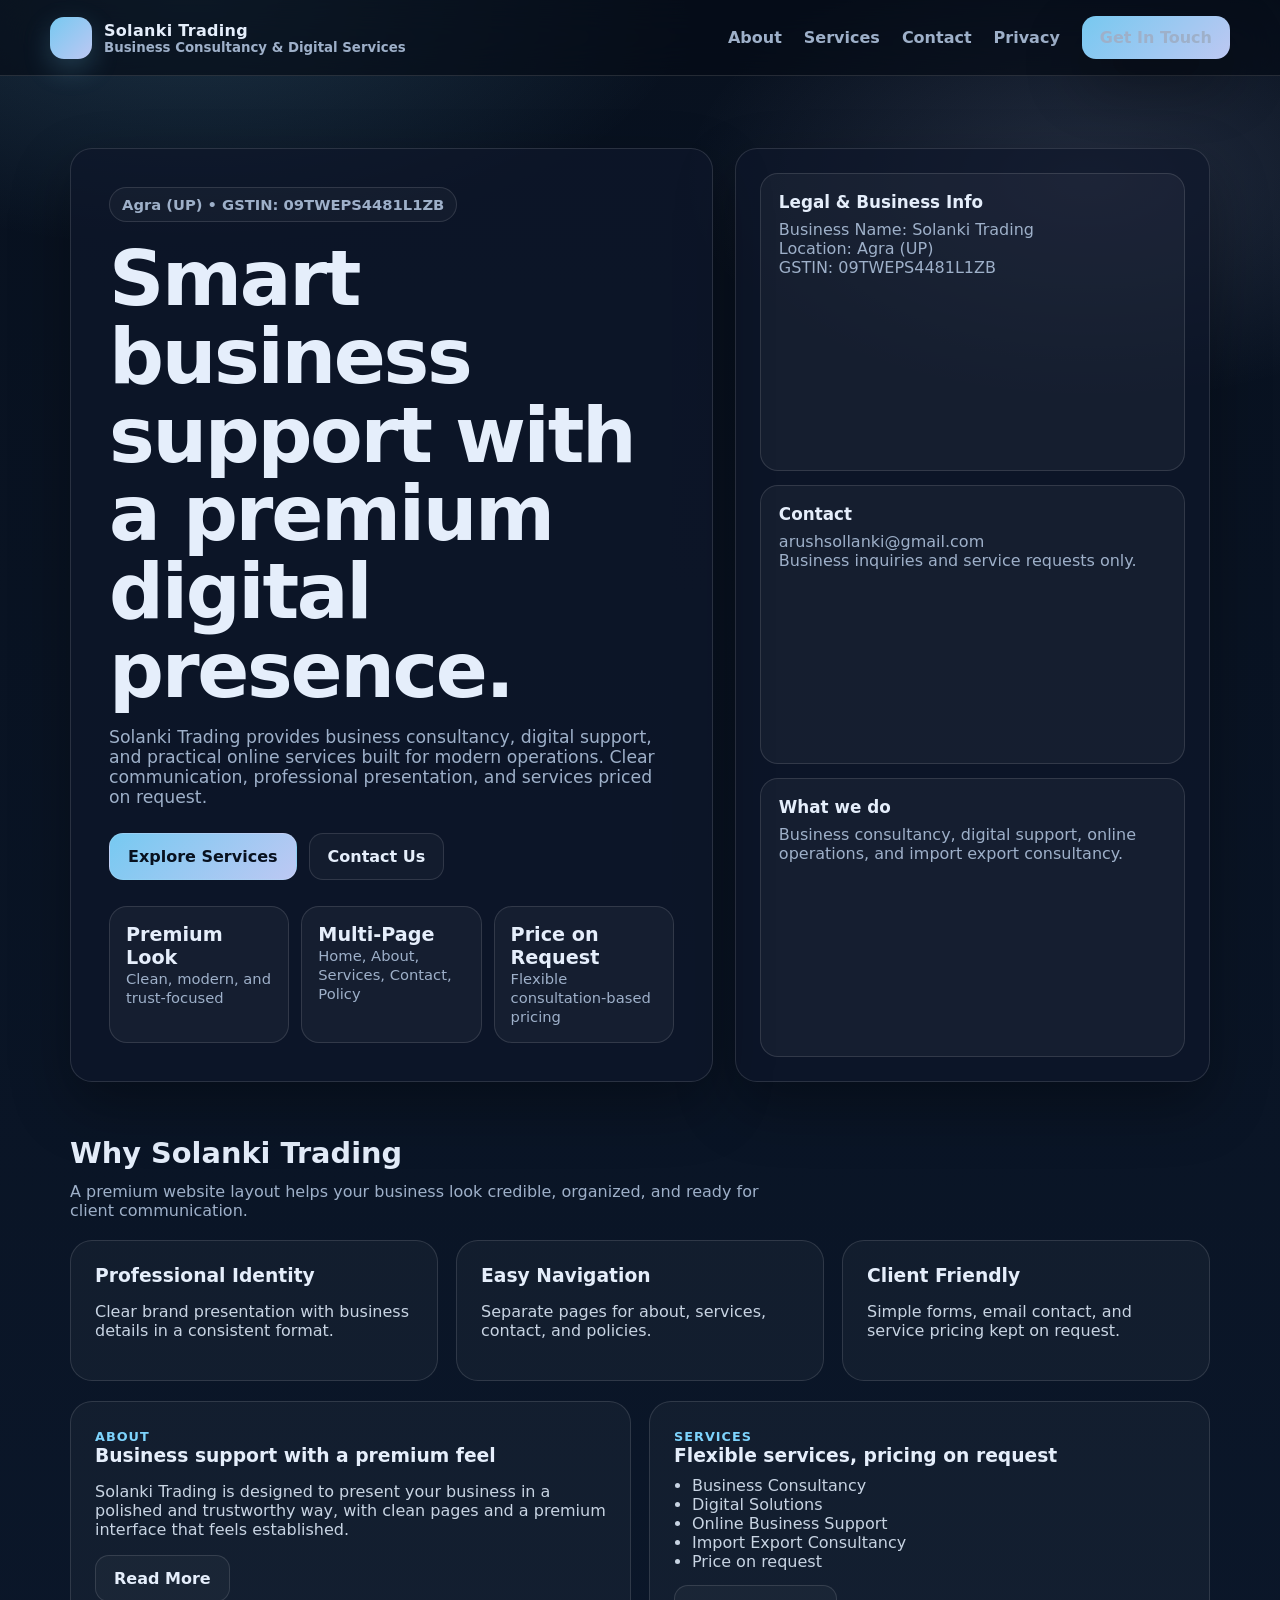
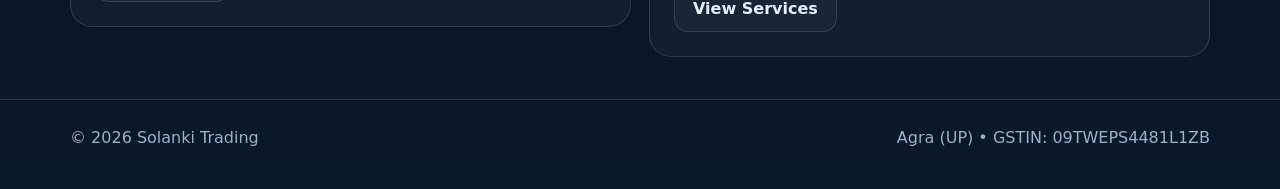
<file: index.html>
<!DOCTYPE html>
<html lang="en">
<head>
  <meta charset="UTF-8" />
  <meta name="viewport" content="width=device-width, initial-scale=1.0" />
  <title>Solanki Trading | Business Consultancy & Digital Services</title>
  <meta name="description" content="Solanki Trading - premium business consultancy and digital services in Agra (UP)." />
  <link rel="stylesheet" href="styles.css" />
</head>
<body>
  <header class="nav">
    <div class="wrap nav-inner">
      <a class="brand" href="index.html">
        <span class="mark"></span>
        <span>
          Solanki Trading
          <small>Business Consultancy & Digital Services</small>
        </span>
      </a>
      <nav class="menu">
        <a href="about.html">About</a>
        <a href="services.html">Services</a>
        <a href="contact.html">Contact</a>
        <a href="privacy.html">Privacy</a>
        <a class="cta" href="contact.html">Get In Touch</a>
      </nav>
    </div>
  </header>

  <main class="wrap">
    <section class="hero">
      <div class="hero-grid">
        <div class="card hero-main">
          <span class="badge">Agra (UP) • GSTIN: 09TWEPS4481L1ZB</span>
          <h1>Smart business support with a premium digital presence.</h1>
          <p class="lead">
            Solanki Trading provides business consultancy, digital support, and practical online services
            built for modern operations. Clear communication, professional presentation, and services priced on request.
          </p>
          <div class="actions">
            <a class="btn primary" href="services.html">Explore Services</a>
            <a class="btn secondary" href="contact.html">Contact Us</a>
          </div>

          <div class="quick">
            <div class="stat"><strong>Premium Look</strong><span>Clean, modern, and trust-focused</span></div>
            <div class="stat"><strong>Multi-Page</strong><span>Home, About, Services, Contact, Policy</span></div>
            <div class="stat"><strong>Price on Request</strong><span>Flexible consultation-based pricing</span></div>
          </div>
        </div>

        <aside class="card hero-side">
          <div class="side-box">
            <h3>Legal & Business Info</h3>
            <p>Business Name: Solanki Trading</p>
            <p>Location: Agra (UP)</p>
            <p>GSTIN: 09TWEPS4481L1ZB</p>
          </div>
          <div class="side-box">
            <h3>Contact</h3>
            <p>arushsollanki@gmail.com</p>
            <p>Business inquiries and service requests only.</p>
          </div>
          <div class="side-box">
            <h3>What we do</h3>
            <p>Business consultancy, digital support, online operations, and import export consultancy.</p>
          </div>
        </aside>
      </div>
    </section>

    <section class="section">
      <h2>Why Solanki Trading</h2>
      <p class="sub">A premium website layout helps your business look credible, organized, and ready for client communication.</p>
      <div class="grid cols-3">
        <div class="panel">
          <h3>Professional Identity</h3>
          <p>Clear brand presentation with business details in a consistent format.</p>
        </div>
        <div class="panel">
          <h3>Easy Navigation</h3>
          <p>Separate pages for about, services, contact, and policies.</p>
        </div>
        <div class="panel">
          <h3>Client Friendly</h3>
          <p>Simple forms, email contact, and service pricing kept on request.</p>
        </div>
      </div>
    </section>

    <section class="section">
      <div class="split">
        <div class="panel">
          <span class="kicker">About</span>
          <h3>Business support with a premium feel</h3>
          <p>
            Solanki Trading is designed to present your business in a polished and trustworthy way,
            with clean pages and a premium interface that feels established.
          </p>
          <a class="btn secondary" href="about.html">Read More</a>
        </div>
        <div class="panel">
          <span class="kicker">Services</span>
          <h3>Flexible services, pricing on request</h3>
          <ul>
            <li>Business Consultancy</li>
            <li>Digital Solutions</li>
            <li>Online Business Support</li>
            <li>Import Export Consultancy</li>
            <li>Price on request</li>
          </ul>
          <div style="margin-top:14px"><a class="btn secondary" href="services.html">View Services</a></div>
        </div>
      </div>
    </section>

  </main>

  <footer class="footer">
    <div class="wrap footer-grid">
      <div>© 2026 Solanki Trading</div>
      <div>Agra (UP) • GSTIN: 09TWEPS4481L1ZB</div>
    </div>
  </footer>
</body>
</html>
</file>
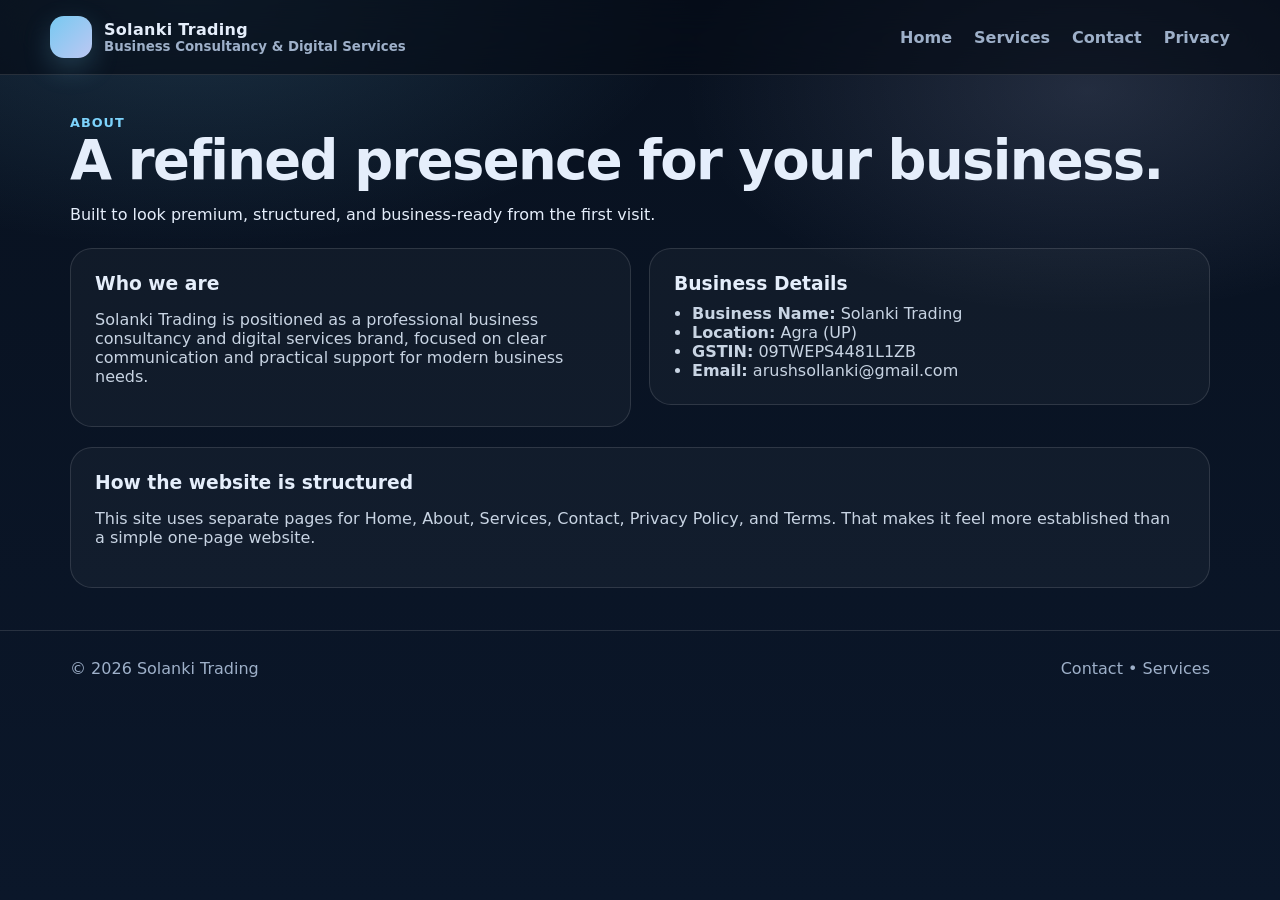
<file: about.html>
<!DOCTYPE html>
<html lang="en">
<head>
  <meta charset="UTF-8" />
  <meta name="viewport" content="width=device-width, initial-scale=1.0" />
  <title>About | Solanki Trading</title>
  <link rel="stylesheet" href="styles.css" />
</head>
<body>
  <header class="nav">
    <div class="wrap nav-inner">
      <a class="brand" href="index.html">
        <span class="mark"></span>
        <span>Solanki Trading<small>Business Consultancy & Digital Services</small></span>
      </a>
      <nav class="menu">
        <a href="index.html">Home</a>
        <a href="services.html">Services</a>
        <a href="contact.html">Contact</a>
        <a href="privacy.html">Privacy</a>
      </nav>
    </div>
  </header>

  <main class="wrap">
    <div class="page-title">
      <div class="kicker">About</div>
      <h1 style="font-size:clamp(2.1rem,5vw,3.4rem);margin:.2rem 0 0;">A refined presence for your business.</h1>
      <p class="sub">Built to look premium, structured, and business-ready from the first visit.</p>
    </div>

    <section class="split">
      <div class="panel">
        <h3>Who we are</h3>
        <p>
          Solanki Trading is positioned as a professional business consultancy and digital services brand,
          focused on clear communication and practical support for modern business needs.
        </p>
      </div>
      <div class="panel">
        <h3>Business Details</h3>
        <ul>
          <li><strong>Business Name:</strong> Solanki Trading</li>
          <li><strong>Location:</strong> Agra (UP)</li>
          <li><strong>GSTIN:</strong> 09TWEPS4481L1ZB</li>
          <li><strong>Email:</strong> arushsollanki@gmail.com</li>
        </ul>
      </div>
    </section>

    <section class="section">
      <div class="panel">
        <h3>How the website is structured</h3>
        <p>
          This site uses separate pages for Home, About, Services, Contact, Privacy Policy, and Terms.
          That makes it feel more established than a simple one-page website.
        </p>
      </div>
    </section>
  </main>

  <footer class="footer">
    <div class="wrap footer-grid">
      <div>© 2026 Solanki Trading</div>
      <div><a href="contact.html">Contact</a> • <a href="services.html">Services</a></div>
    </div>
  </footer>
</body>
</html>
</file>
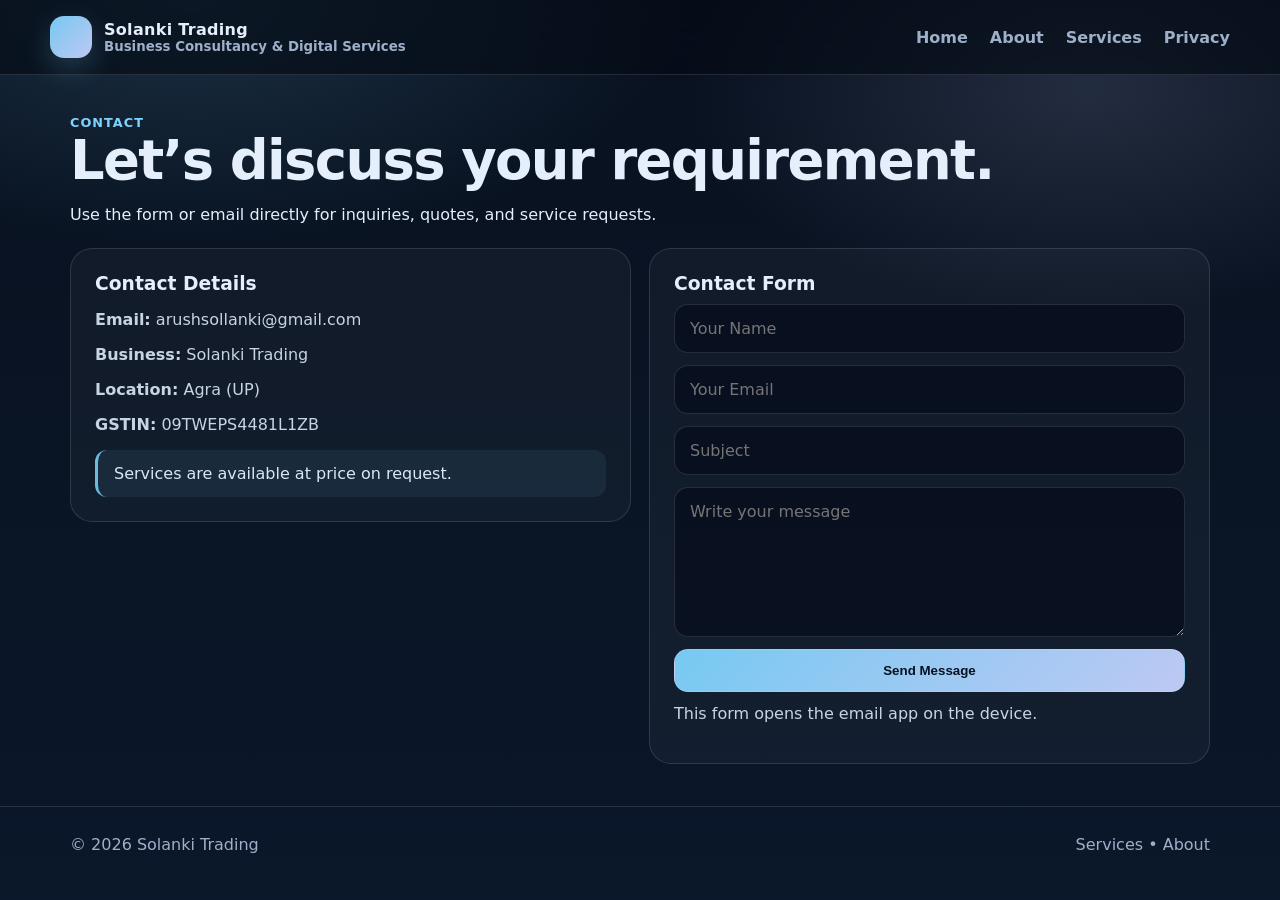
<file: contact.html>
<!DOCTYPE html>
<html lang="en">
<head>
  <meta charset="UTF-8" />
  <meta name="viewport" content="width=device-width, initial-scale=1.0" />
  <title>Contact | Solanki Trading</title>
  <link rel="stylesheet" href="styles.css" />
</head>
<body>
  <header class="nav">
    <div class="wrap nav-inner">
      <a class="brand" href="index.html">
        <span class="mark"></span>
        <span>Solanki Trading<small>Business Consultancy & Digital Services</small></span>
      </a>
      <nav class="menu">
        <a href="index.html">Home</a>
        <a href="about.html">About</a>
        <a href="services.html">Services</a>
        <a href="privacy.html">Privacy</a>
      </nav>
    </div>
  </header>

  <main class="wrap">
    <div class="page-title">
      <div class="kicker">Contact</div>
      <h1 style="font-size:clamp(2.1rem,5vw,3.4rem);margin:.2rem 0 0;">Let’s discuss your requirement.</h1>
      <p class="sub">Use the form or email directly for inquiries, quotes, and service requests.</p>
    </div>

    <section class="split">
      <div class="panel">
        <h3>Contact Details</h3>
        <p><strong>Email:</strong> <a href="mailto:arushsollanki@gmail.com">arushsollanki@gmail.com</a></p>
        <p><strong>Business:</strong> Solanki Trading</p>
        <p><strong>Location:</strong> Agra (UP)</p>
        <p><strong>GSTIN:</strong> 09TWEPS4481L1ZB</p>
        <div class="note">Services are available at price on request.</div>
      </div>
      <div class="panel">
        <h3>Contact Form</h3>
        <form class="form" action="mailto:arushsollanki@gmail.com" method="post" enctype="text/plain">
          <input type="text" name="name" placeholder="Your Name" required />
          <input type="email" name="email" placeholder="Your Email" required />
          <input type="text" name="subject" placeholder="Subject" />
          <textarea name="message" placeholder="Write your message" required></textarea>
          <button class="btn primary" type="submit">Send Message</button>
        </form>
        <p class="muted" style="margin-top:12px;">This form opens the email app on the device.</p>
      </div>
    </section>
  </main>

  <footer class="footer">
    <div class="wrap footer-grid">
      <div>© 2026 Solanki Trading</div>
      <div><a href="services.html">Services</a> • <a href="about.html">About</a></div>
    </div>
  </footer>
</body>
</html>
</file>
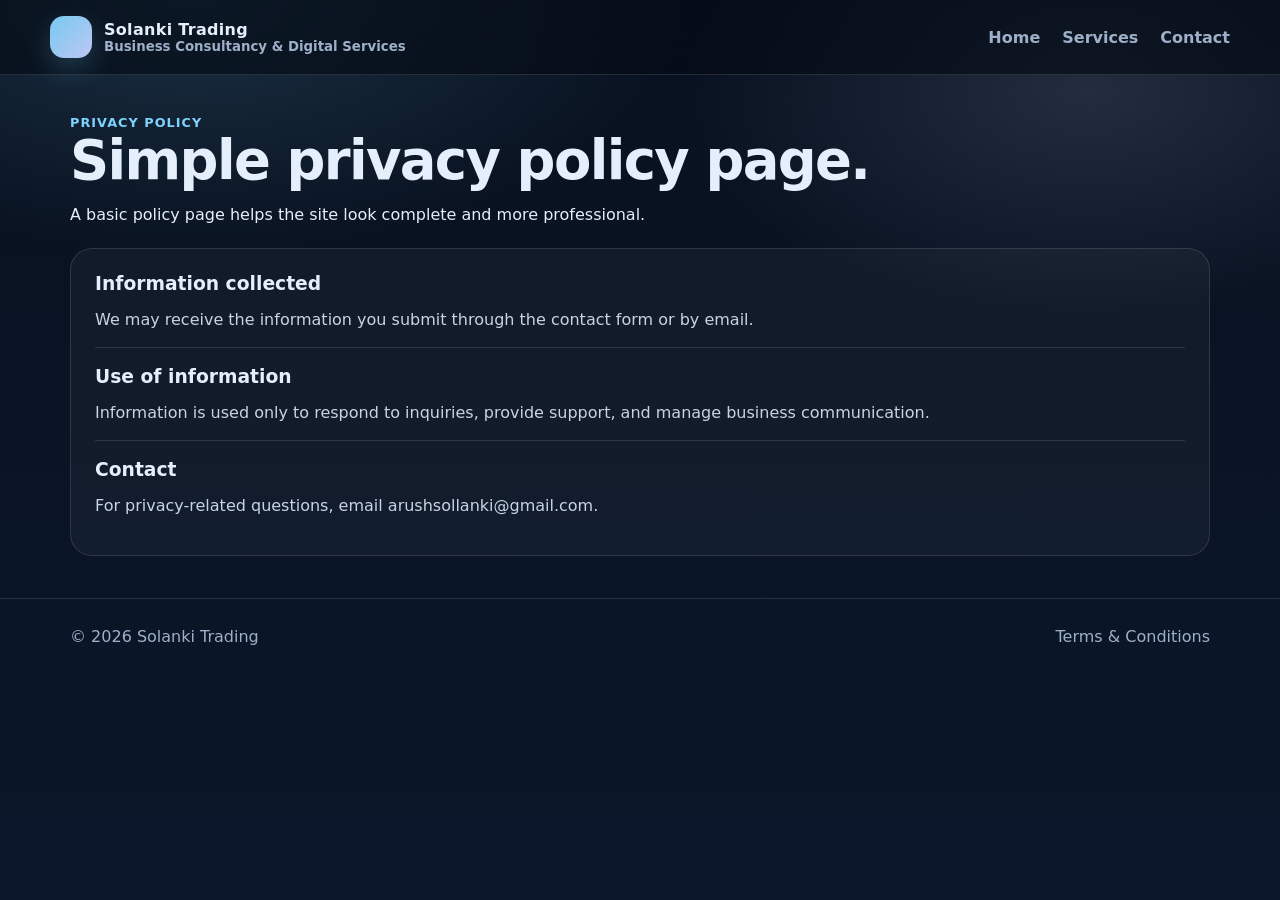
<file: privacy.html>
<!DOCTYPE html>
<html lang="en">
<head>
  <meta charset="UTF-8" />
  <meta name="viewport" content="width=device-width, initial-scale=1.0" />
  <title>Privacy Policy | Solanki Trading</title>
  <link rel="stylesheet" href="styles.css" />
</head>
<body>
  <header class="nav">
    <div class="wrap nav-inner">
      <a class="brand" href="index.html">
        <span class="mark"></span>
        <span>Solanki Trading<small>Business Consultancy & Digital Services</small></span>
      </a>
      <nav class="menu">
        <a href="index.html">Home</a>
        <a href="services.html">Services</a>
        <a href="contact.html">Contact</a>
      </nav>
    </div>
  </header>

  <main class="wrap">
    <div class="page-title">
      <div class="kicker">Privacy Policy</div>
      <h1 style="font-size:clamp(2.1rem,5vw,3.4rem);margin:.2rem 0 0;">Simple privacy policy page.</h1>
      <p class="sub">A basic policy page helps the site look complete and more professional.</p>
    </div>

    <section class="panel">
      <h3>Information collected</h3>
      <p>We may receive the information you submit through the contact form or by email.</p>
      <hr class="sep" />
      <h3>Use of information</h3>
      <p>Information is used only to respond to inquiries, provide support, and manage business communication.</p>
      <hr class="sep" />
      <h3>Contact</h3>
      <p>For privacy-related questions, email arushsollanki@gmail.com.</p>
    </section>
  </main>

  <footer class="footer">
    <div class="wrap footer-grid">
      <div>© 2026 Solanki Trading</div>
      <div><a href="terms.html">Terms & Conditions</a></div>
    </div>
  </footer>
</body>
</html>
</file>
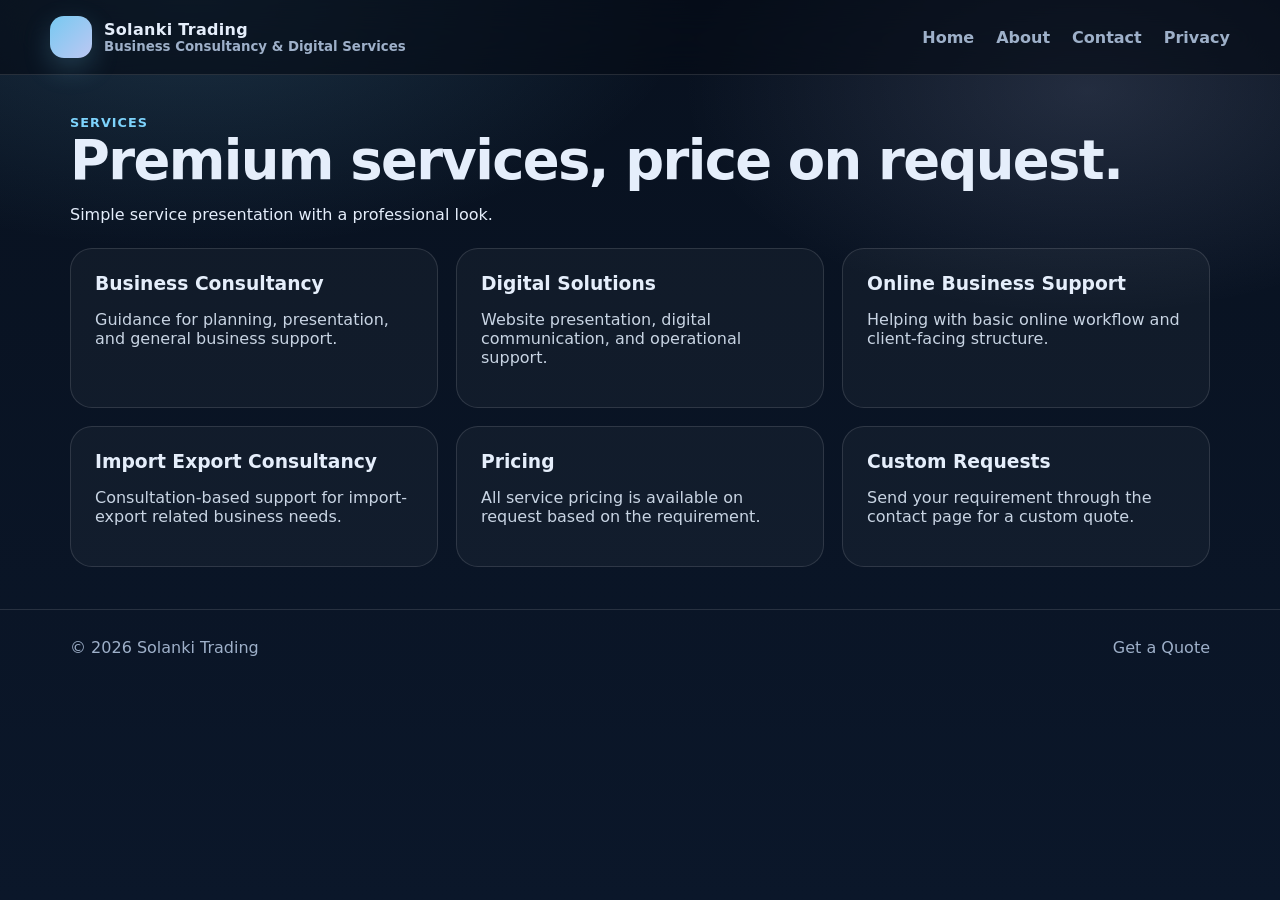
<file: services.html>
<!DOCTYPE html>
<html lang="en">
<head>
  <meta charset="UTF-8" />
  <meta name="viewport" content="width=device-width, initial-scale=1.0" />
  <title>Services | Solanki Trading</title>
  <link rel="stylesheet" href="styles.css" />
</head>
<body>
  <header class="nav">
    <div class="wrap nav-inner">
      <a class="brand" href="index.html">
        <span class="mark"></span>
        <span>Solanki Trading<small>Business Consultancy & Digital Services</small></span>
      </a>
      <nav class="menu">
        <a href="index.html">Home</a>
        <a href="about.html">About</a>
        <a href="contact.html">Contact</a>
        <a href="privacy.html">Privacy</a>
      </nav>
    </div>
  </header>

  <main class="wrap">
    <div class="page-title">
      <div class="kicker">Services</div>
      <h1 style="font-size:clamp(2.1rem,5vw,3.4rem);margin:.2rem 0 0;">Premium services, price on request.</h1>
      <p class="sub">Simple service presentation with a professional look.</p>
    </div>

    <section class="grid cols-3">
      <div class="panel">
        <h3>Business Consultancy</h3>
        <p>Guidance for planning, presentation, and general business support.</p>
      </div>
      <div class="panel">
        <h3>Digital Solutions</h3>
        <p>Website presentation, digital communication, and operational support.</p>
      </div>
      <div class="panel">
        <h3>Online Business Support</h3>
        <p>Helping with basic online workflow and client-facing structure.</p>
      </div>
      <div class="panel">
        <h3>Import Export Consultancy</h3>
        <p>Consultation-based support for import-export related business needs.</p>
      </div>
      <div class="panel">
        <h3>Pricing</h3>
        <p>All service pricing is available on request based on the requirement.</p>
      </div>
      <div class="panel">
        <h3>Custom Requests</h3>
        <p>Send your requirement through the contact page for a custom quote.</p>
      </div>
    </section>
  </main>

  <footer class="footer">
    <div class="wrap footer-grid">
      <div>© 2026 Solanki Trading</div>
      <div><a href="contact.html">Get a Quote</a></div>
    </div>
  </footer>
</body>
</html>
</file>
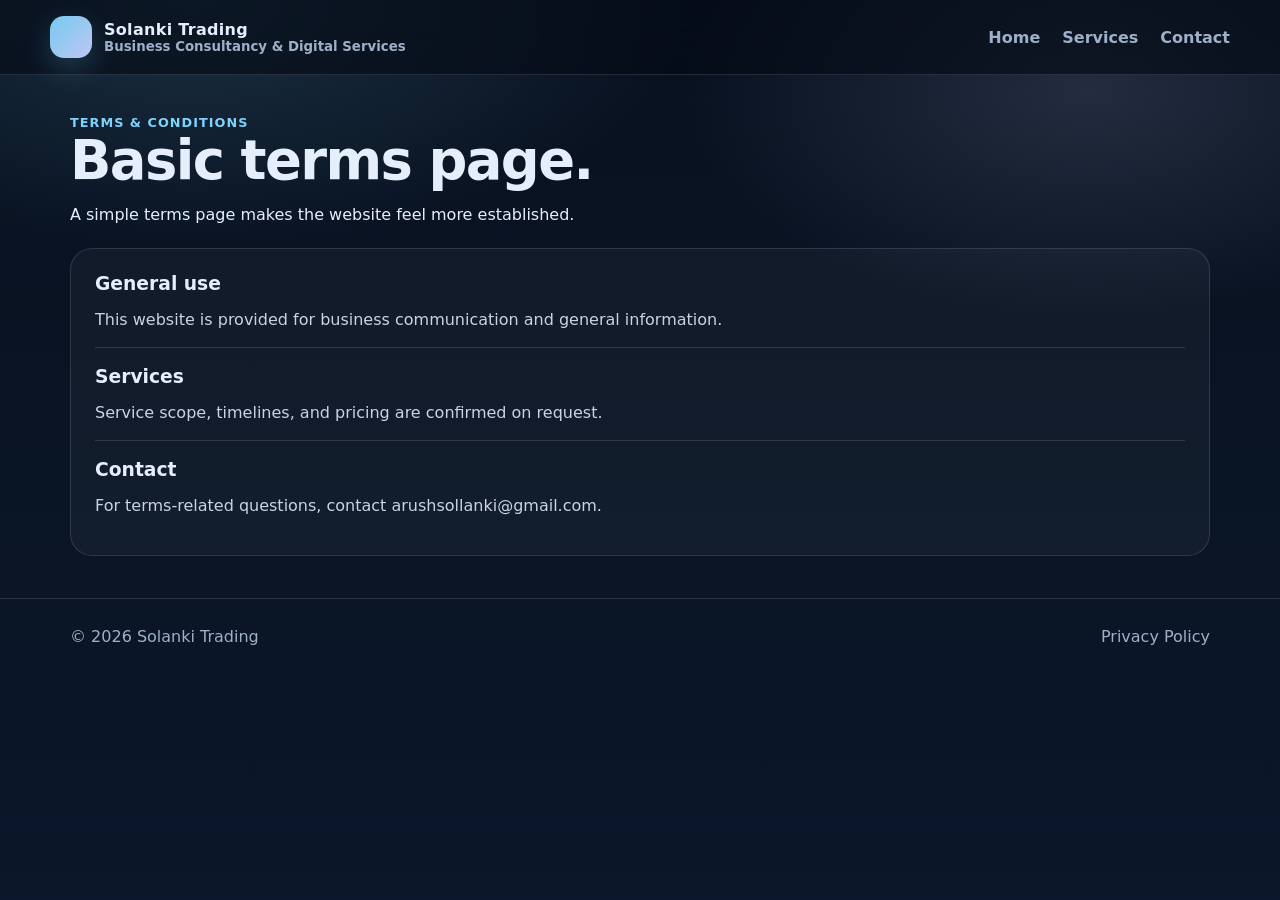
<file: terms.html>
<!DOCTYPE html>
<html lang="en">
<head>
  <meta charset="UTF-8" />
  <meta name="viewport" content="width=device-width, initial-scale=1.0" />
  <title>Terms & Conditions | Solanki Trading</title>
  <link rel="stylesheet" href="styles.css" />
</head>
<body>
  <header class="nav">
    <div class="wrap nav-inner">
      <a class="brand" href="index.html">
        <span class="mark"></span>
        <span>Solanki Trading<small>Business Consultancy & Digital Services</small></span>
      </a>
      <nav class="menu">
        <a href="index.html">Home</a>
        <a href="services.html">Services</a>
        <a href="contact.html">Contact</a>
      </nav>
    </div>
  </header>

  <main class="wrap">
    <div class="page-title">
      <div class="kicker">Terms & Conditions</div>
      <h1 style="font-size:clamp(2.1rem,5vw,3.4rem);margin:.2rem 0 0;">Basic terms page.</h1>
      <p class="sub">A simple terms page makes the website feel more established.</p>
    </div>

    <section class="panel">
      <h3>General use</h3>
      <p>This website is provided for business communication and general information.</p>
      <hr class="sep" />
      <h3>Services</h3>
      <p>Service scope, timelines, and pricing are confirmed on request.</p>
      <hr class="sep" />
      <h3>Contact</h3>
      <p>For terms-related questions, contact arushsollanki@gmail.com.</p>
    </section>
  </main>

  <footer class="footer">
    <div class="wrap footer-grid">
      <div>© 2026 Solanki Trading</div>
      <div><a href="privacy.html">Privacy Policy</a></div>
    </div>
  </footer>
</body>
</html>
</file>
<file: styles.css>
:root{
  --bg:#08111f;
  --bg2:#0b172a;
  --panel:rgba(15, 23, 42, .72);
  --panel2:rgba(255,255,255,.05);
  --text:#e5eefb;
  --muted:#9eb0c9;
  --line:rgba(255,255,255,.12);
  --accent:#c7d2fe;
  --accent2:#7dd3fc;
  --shadow:0 24px 60px rgba(0,0,0,.32);
  --radius:22px;
}
*{box-sizing:border-box}
html{scroll-behavior:smooth}
body{
  margin:0;
  font-family: Inter, ui-sans-serif, system-ui, -apple-system, BlinkMacSystemFont, "Segoe UI", sans-serif;
  color:var(--text);
  background:
    radial-gradient(1000px 500px at 15% 0%, rgba(125, 211, 252, .16), transparent 50%),
    radial-gradient(900px 500px at 85% 10%, rgba(199, 210, 254, .14), transparent 45%),
    linear-gradient(180deg, var(--bg), var(--bg2));
  min-height:100vh;
}
a{color:inherit; text-decoration:none}
.wrap{max-width:1180px; margin:0 auto; padding:0 20px}
.nav{
  position:sticky; top:0; z-index:20;
  backdrop-filter: blur(18px);
  background:rgba(6,12,22,.65);
  border-bottom:1px solid var(--line);
}
.nav-inner{
  display:flex; align-items:center; justify-content:space-between;
  padding:16px 0;
}
.brand{
  display:flex; align-items:center; gap:12px; font-weight:800; letter-spacing:.3px;
}
.mark{
  width:42px; height:42px; border-radius:14px;
  background:linear-gradient(135deg, rgba(125,211,252,.95), rgba(199,210,254,.95));
  box-shadow:0 10px 28px rgba(125,211,252,.22);
}
.brand small{display:block; color:var(--muted); font-weight:600; letter-spacing:0}
.menu{display:flex; gap:22px; flex-wrap:wrap; align-items:center}
.menu a{color:var(--muted); font-weight:600}
.menu a:hover{color:var(--text)}
.cta{
  display:inline-flex; align-items:center; justify-content:center;
  padding:12px 18px; border-radius:14px;
  background:linear-gradient(135deg, rgba(125,211,252,.95), rgba(199,210,254,.95));
  color:#08111f; font-weight:800; box-shadow:var(--shadow);
}
.hero{
  padding:72px 0 34px;
}
.hero-grid{
  display:grid; grid-template-columns:1.15fr .85fr; gap:22px; align-items:stretch;
}
.card{
  background:var(--panel);
  border:1px solid var(--line);
  border-radius:var(--radius);
  box-shadow:var(--shadow);
}
.hero-main{
  padding:38px;
  position:relative; overflow:hidden;
}
.badge{
  display:inline-flex; gap:8px; align-items:center;
  padding:8px 12px; border:1px solid var(--line); border-radius:999px;
  color:var(--muted); background:rgba(255,255,255,.03);
  font-size:.92rem; font-weight:600;
}
h1{
  margin:18px 0 10px;
  font-size:clamp(2.5rem, 6vw, 4.9rem);
  line-height:1.02;
  letter-spacing:-.03em;
}
.lead{
  font-size:1.08rem; color:var(--muted); max-width:62ch;
}
.actions{display:flex; gap:12px; flex-wrap:wrap; margin-top:26px}
.btn{
  display:inline-flex; align-items:center; justify-content:center;
  padding:13px 18px; border-radius:14px; font-weight:800;
  border:1px solid var(--line);
}
.btn.primary{
  background:linear-gradient(135deg, rgba(125,211,252,.95), rgba(199,210,254,.95));
  color:#08111f;
}
.btn.secondary{background:rgba(255,255,255,.03); color:var(--text)}
.quick{
  margin-top:26px;
  display:grid; grid-template-columns:repeat(3,1fr); gap:12px;
}
.stat{
  background:rgba(255,255,255,.04);
  border:1px solid var(--line);
  border-radius:18px;
  padding:16px;
}
.stat strong{display:block; font-size:1.2rem}
.stat span{color:var(--muted); font-size:.92rem}
.hero-side{
  padding:24px;
  display:grid; gap:14px;
}
.side-box{
  padding:18px;
  border-radius:18px;
  background:rgba(255,255,255,.04);
  border:1px solid var(--line);
}
.side-box h3{margin:0 0 8px; font-size:1.05rem}
.side-box p{margin:0; color:var(--muted)}
.section{
  padding:20px 0 0;
}
.section h2{
  font-size:1.8rem; margin:0 0 12px;
}
.section p.sub{
  color:var(--muted); margin:0 0 20px; max-width:70ch;
}
.grid{
  display:grid; gap:18px;
}
.grid.cols-3{grid-template-columns:repeat(3,1fr)}
.grid.cols-2{grid-template-columns:repeat(2,1fr)}
.panel{
  padding:24px;
  background:rgba(255,255,255,.035);
  border:1px solid var(--line);
  border-radius:var(--radius);
}
.panel h3{margin:0 0 10px}
.panel p, .panel li{color:#c8d4e3}
.panel ul{margin:0; padding-left:18px}
.muted{color:var(--muted)}
.split{
  display:grid; grid-template-columns:1fr 1fr; gap:18px; align-items:start;
}
.form{
  display:grid; gap:12px;
}
input, textarea, select{
  width:100%;
  padding:14px 15px;
  border-radius:14px;
  border:1px solid var(--line);
  background:rgba(2,6,23,.55);
  color:var(--text);
  font:inherit;
}
textarea{min-height:150px; resize:vertical}
.footer{
  margin-top:42px;
  padding:28px 0 42px;
  border-top:1px solid var(--line);
  color:var(--muted);
}
.footer-grid{
  display:flex; justify-content:space-between; gap:14px; flex-wrap:wrap; align-items:center;
}
.page-title{
  padding:40px 0 8px;
}
.kicker{color:var(--accent2); font-weight:700; letter-spacing:.08em; text-transform:uppercase; font-size:.8rem}
hr.sep{
  border:none; border-top:1px solid var(--line); margin:18px 0;
}
.note{
  padding:14px 16px;
  border-left:3px solid rgba(125,211,252,.85);
  background:rgba(125,211,252,.08);
  border-radius:12px;
  color:#d9e7f7;
}
@media (max-width: 900px){
  .hero-grid, .split, .grid.cols-3, .grid.cols-2, .quick{grid-template-columns:1fr}
  .nav-inner{gap:14px; align-items:flex-start; flex-direction:column}
}
</file>
